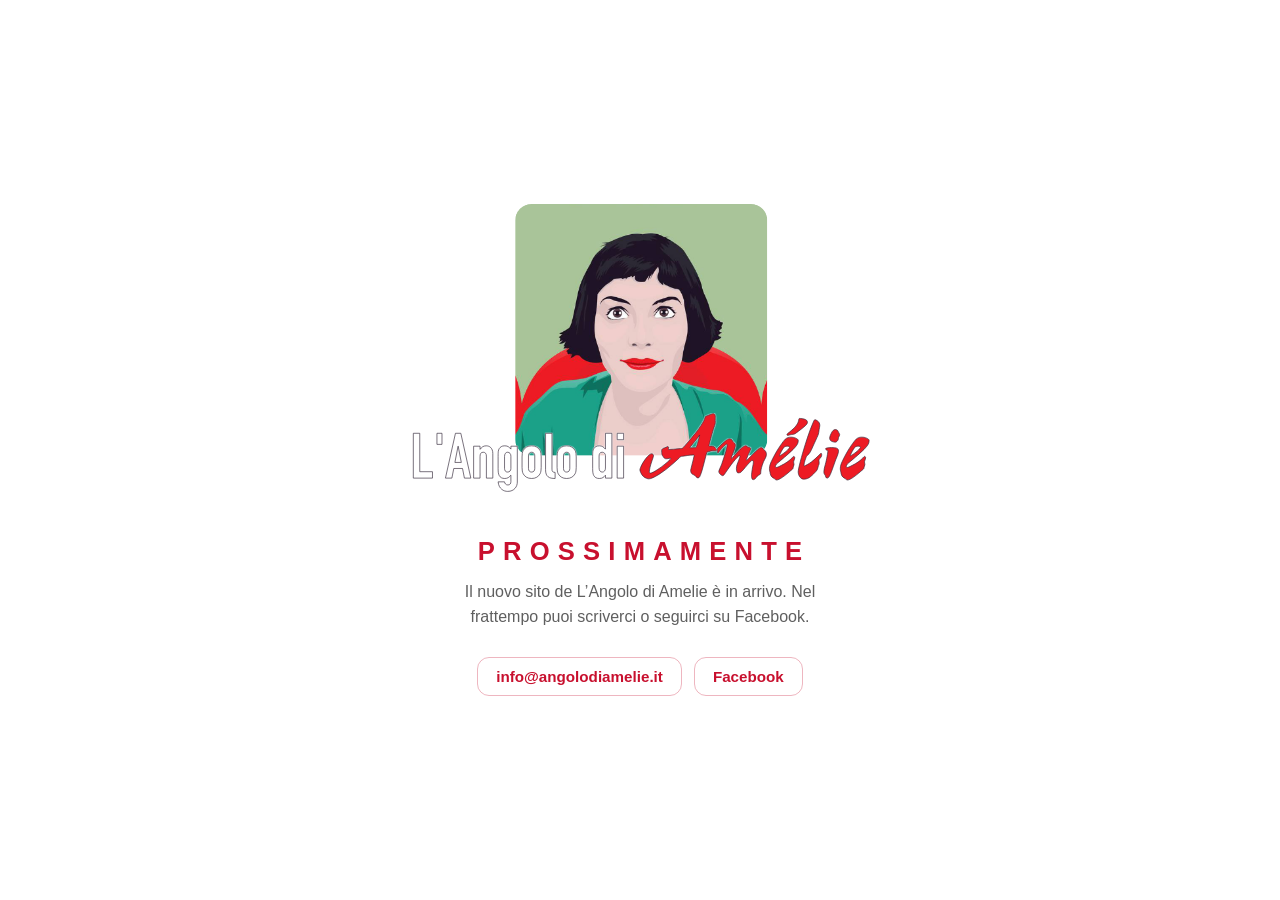
<file: index.html>
<!doctype html>
<html lang="it">
<head>
<meta charset="utf-8">
<meta name="viewport" content="width=device-width, initial-scale=1">
<!-- PAGINA TEMPORANEA "PROSSIMAMENTE".
     Il sito vero è in anteprima-smza67.html. Quando il sito diventa ufficiale:
     cancella questo file e rinomina anteprima-smza67.html in index.html (oppure chiedi a Claude). -->
<title>L'Angolo di Amelie — Prossimamente</title>
<meta name="description" content="L’Angolo di Amelie, associazione culturale di Monterotondo (RM). Il nuovo sito è in arrivo.">
<link rel="canonical" href="https://angolodiamelie.it/">
<meta property="og:type" content="website">
<meta property="og:locale" content="it_IT">
<meta property="og:site_name" content="L’Angolo di Amelie">
<meta property="og:title" content="L’Angolo di Amelie — Prossimamente">
<meta property="og:description" content="Il nuovo sito de L’Angolo di Amelie è in arrivo.">
<meta property="og:url" content="https://angolodiamelie.it/">
<meta property="og:image" content="https://angolodiamelie.it/anteprima-social.png">
<meta property="og:image:width" content="1200">
<meta property="og:image:height" content="630">
<link rel="icon" href="/favicon.ico?v=2" sizes="48x48">
<link rel="icon" type="image/png" sizes="192x192" href="/favicon-192.png?v=2">
<link rel="apple-touch-icon" href="L-angolo-di-Amelie_favicon.png?v=2">
<style>
:root{--rosso:#c8102e;--grigio:#5f5f5f;--font-dettagli:"Futura","Futura PT","Century Gothic","Avenir Next",Arial,sans-serif;}
*{box-sizing:border-box}
html,body{height:100%}
body{margin:0;background:#fff;color:#222;font-family:var(--font-dettagli);display:flex;align-items:center;justify-content:center;text-align:center;padding:24px 16px;}
main{width:100%;max-width:560px;animation:comparsa .5s cubic-bezier(.23,1,.32,1) both;}
.logo{display:block;width:min(100%,460px);height:auto;margin:0 auto 34px;}
h1{margin:0 0 14px;color:var(--rosso);font-size:clamp(1.2rem,4.5vw,1.6rem);font-weight:800;letter-spacing:.32em;text-transform:uppercase;padding-left:.32em;}
p{margin:0 auto 28px;max-width:420px;color:var(--grigio);line-height:1.55;font-size:1rem;}
.contatti{display:flex;flex-wrap:wrap;gap:12px;justify-content:center;}
.contatti a{color:var(--rosso);text-decoration:none;font-weight:700;font-size:.95rem;padding:10px 18px;border:1px solid rgba(200,16,46,.3);border-radius:12px;transition:background .2s ease,color .2s ease;}
.contatti a:hover,.contatti a:focus-visible{background:var(--rosso);color:#fff;outline:none;}
.contatti a{display:inline-block;transition:transform 160ms cubic-bezier(.23,1,.32,1),background .2s ease,color .2s ease;}
.contatti a:active{transform:scale(.97)}
@keyframes comparsa{from{opacity:0;transform:translateY(8px)}to{opacity:1;transform:none}}
@keyframes soloComparsa{from{opacity:0}}
@media (prefers-reduced-motion:reduce){main{animation-name:soloComparsa}}
</style>
</head>
<body>
<main>
  <img class="logo" src="L-angolo-di-Amelie_logo2.svg" alt="L’Angolo di Amelie" width="701" height="456">
  <h1>Prossimamente</h1>
  <p>Il nuovo sito de L’Angolo di Amelie è in arrivo. Nel frattempo puoi scriverci o seguirci su Facebook.</p>
  <div class="contatti">
    <a href="mailto:info@angolodiamelie.it">info@angolodiamelie.it</a>
    <a href="https://www.facebook.com/share/1EsXa52DvT/?mibextid=wwXIfr" target="_blank" rel="noopener">Facebook</a>
  </div>
</main>
</body>
</html>
</file>
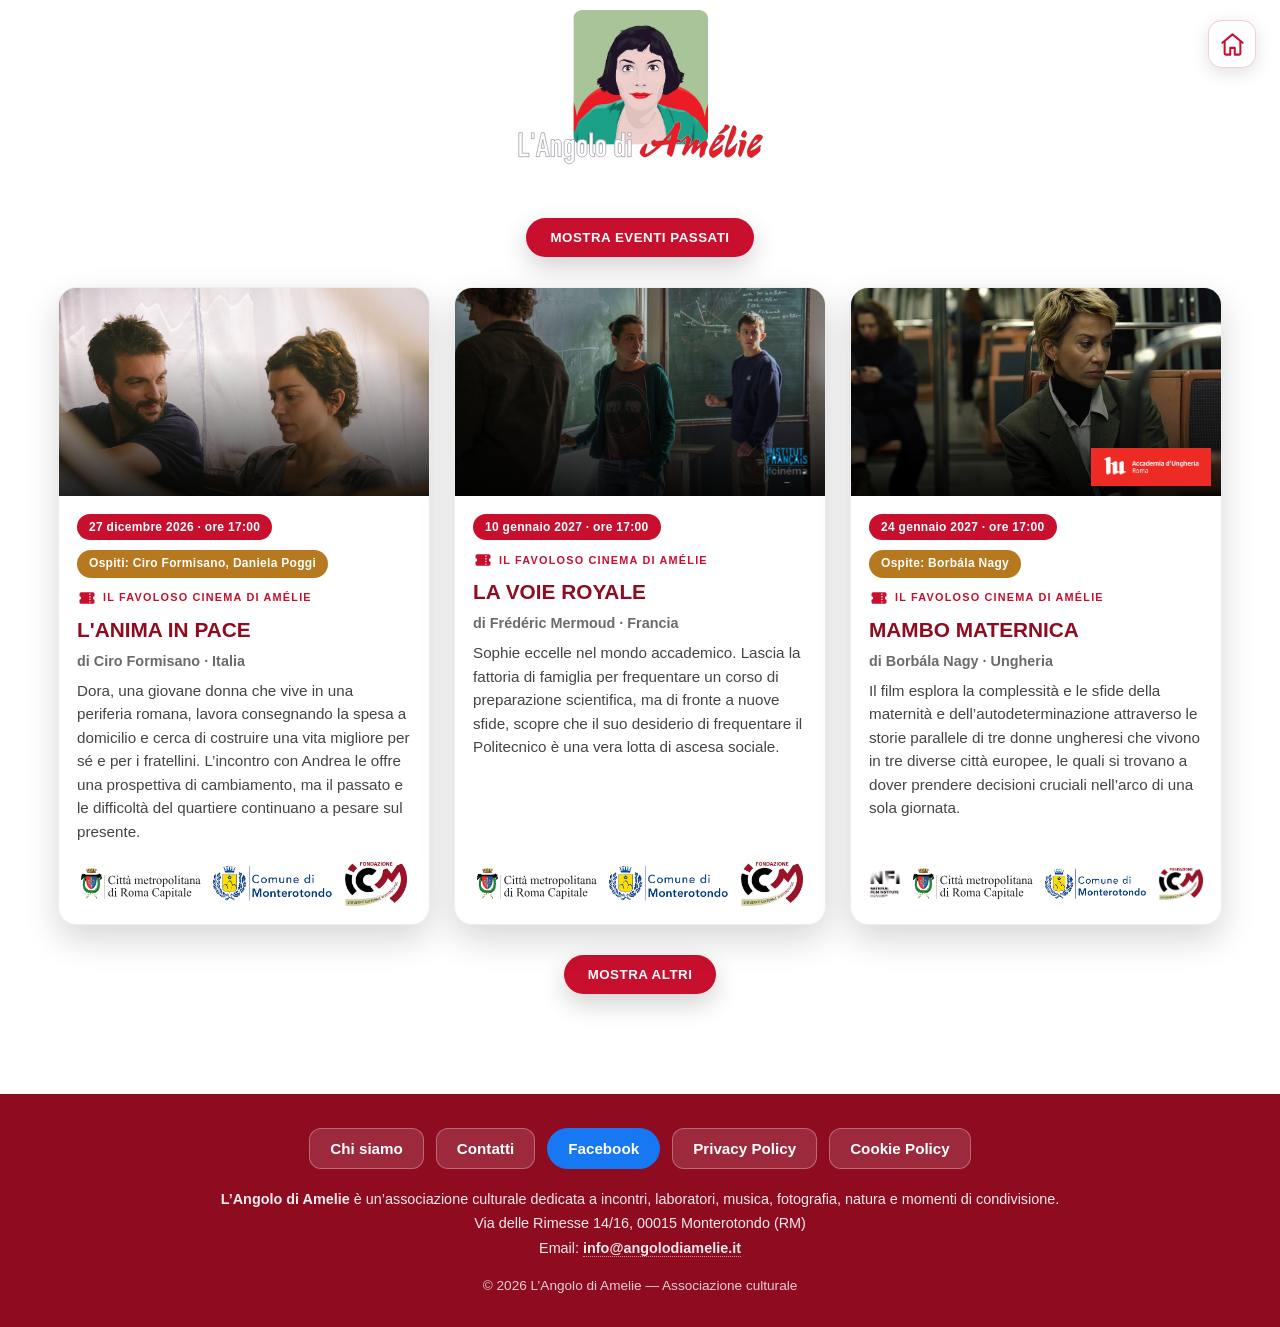
<file: eventi.html>
<!doctype html>
<html lang="it">
<head>
<meta charset="utf-8">
<meta name="robots" content="noindex, nofollow">
<meta name="viewport" content="width=device-width, initial-scale=1">
<title>Tutti gli eventi — L'Angolo di Amelie, Monterotondo</title>
<meta name="description" content="Calendario completo degli eventi de L’Angolo di Amelie a Monterotondo (RM): film con registi e ospiti, rassegne, concerti e concorsi di cortometraggi.">
<link rel="canonical" href="https://angolodiamelie.it/eventi.html">
<meta property="og:type" content="website">
<meta property="og:locale" content="it_IT">
<meta property="og:site_name" content="L’Angolo di Amelie">
<meta property="og:title" content="Tutti gli eventi — L’Angolo di Amelie">
<meta property="og:description" content="Film con ospiti, rassegne, concerti e concorsi di cortometraggi a Monterotondo.">
<meta property="og:url" content="https://angolodiamelie.it/eventi.html">
<meta property="og:image" content="https://angolodiamelie.it/anteprima-social.png">
<meta property="og:image:type" content="image/png">
<meta property="og:image:width" content="1200">
<meta property="og:image:height" content="630">
<meta property="og:image:alt" content="Logo L’Angolo di Amelie su fondo bianco">
<link rel="icon" href="/favicon.ico?v=2" sizes="48x48">
<link rel="icon" type="image/png" sizes="192x192" href="/favicon-192.png?v=2">
<link rel="apple-touch-icon" href="L-angolo-di-Amelie_favicon.png?v=2">
<link rel="stylesheet" href="comune.css?v=20261128d">
<style>
main{
  width:100%;
  max-width:1200px;
  margin:0 auto;
  padding:calc(clamp(160px, 12vw, 200px) + 28px) 18px 70px;
  flex:1;
}
.page-title{
  text-align:center;
  margin-bottom:30px;
}
.page-title h1{
  color:var(--rosso);
  margin:0 0 10px;
  font-size:clamp(26px,5vw,40px);
}
.page-title p{
  margin:0;
  color:var(--grigio);
}


.filtri{
  text-align:center;
  margin:30px 0;
}

.filtro-btn{
  background:var(--rosso);
  color:#fff;
  border:0;
  padding:12px 24px;
  border-radius:999px;
  font-weight:800;
  letter-spacing:.5px;
  text-transform:uppercase;
  cursor:pointer;
  box-shadow:0 10px 26px rgba(0,0,0,.18);
  transition:transform 160ms var(--ease-out),background-color .2s ease;
}

.filtro-btn:hover{
  background:var(--rosso-scuro);
}

@media(hover:hover) and (pointer:fine){
  .filtro-btn:hover{transform:translateY(-2px)}
}

.filtro-btn:active{
  transform:scale(.97);
}

/* Card aggiunte da "Mostra altri" / "Mostra eventi passati": salgono appena e compaiono.
   Solo "from": a fine animazione restano gli stili normali (es. l'opacità delle card passate) */
.evento-card.nuova{
  animation:comparsaEvento .3s var(--ease-out) var(--ritardo,0ms) backwards;
}
@keyframes comparsaEvento{
  from{opacity:0;transform:translateY(8px)}
}
@keyframes soloComparsaEvento{
  from{opacity:0}
}
@media(prefers-reduced-motion:reduce){
  .evento-card.nuova{animation:soloComparsaEvento .2s ease backwards}
}

@media(prefers-reduced-motion:reduce){
  .filtro-btn:hover{transform:none}
}


.eventi-grid{
  display:grid;
  grid-template-columns:repeat(auto-fit,minmax(280px,1fr));
  gap:24px;
}
.evento-card{
  position:relative;
  background:#fff;
  border:1px solid #eee;
  border-radius:18px;
  overflow:hidden;
  box-shadow:var(--ombra);
  display:flex;
  flex-direction:column;
}
.evento-poster{
  position:relative;
  aspect-ratio:16 / 9;
  background:#000;
  overflow:hidden;
}
.evento-poster img{
  width:100%;
  height:100%;
  object-fit:cover;
  display:block;
}
.card-slideshow{
  position:absolute;
  inset:0;
  overflow:hidden;
}
.card-slideshow img{
  position:absolute;
  inset:0;
  width:100%;
  height:100%;
  object-fit:cover;
  opacity:0;
  transition:opacity .8s ease;
}
.card-slideshow img.attivo{
  opacity:1;
}
.evento-poster::after{
  content:"";
  position:absolute;
  inset:0;
  background:linear-gradient(to top, rgba(0,0,0,.85) 0%, rgba(0,0,0,.35) 40%, rgba(0,0,0,0) 70%);
  z-index:2;
}
.card-supporto,.card-logo-alto{
  position:absolute;
  z-index:5;
  display:flex;
  align-items:center;
  gap:6px;
  max-width:45%;
}
.card-supporto{right:10px;bottom:10px;}
.card-logo-alto{left:10px;top:10px;}
.card-logo-alto img{max-height:44px;max-width:120px;object-fit:contain;display:block;}
.card-supporto img{
  max-height:44px;
  max-width:120px;
  object-fit:contain;
  display:block;
}
.evento-info{
  padding:18px;
  display:grid;
  gap:10px;
  justify-items:start;
}
.evento-data{
  width:max-content;
  background:var(--rosso);
  color:#fff;
  padding:6px 12px;
  border-radius:999px;
  font-size:.75rem;
  font-weight:800;
  letter-spacing:.3px;
}
.evento-ospiti{
  width:fit-content;
  max-width:100%;
  background:var(--ambra);
  color:#fff;
  padding:6px 12px;
  border-radius:999px;
  font-size:.75rem;
  font-weight:800;
  letter-spacing:.3px;
  line-height:1.3;
  white-space:normal;
  overflow-wrap:anywhere;
  word-break:break-word;
  text-align:left;
}
.evento-ospiti.multi{
  border-radius:12px;
  line-height:1.25;
}
.evento-card h3{
  margin:0;
  color:var(--rosso-scuro);
  font-size:1.3rem;
  line-height:1.2;
}
.evento-card .sottotitolo{
  margin:0;
  color:var(--grigio);
  font-size:.9rem;
  font-weight:700;
}
.evento-card .descrizione{
  margin:0;
  color:#444;
  font-size:.95rem;
  line-height:1.55;
}
.past{
  filter:grayscale(1);
  opacity:.8;
}

/* Loghi in fondo alla card: sempre centrati, con spazi uguali tra loro.
   Se non ci stanno si rimpiccioliscono invece di uscire dalla card. */
.evento-card .card-altri-loghi{
  position:absolute;
  left:18px;
  right:18px;
  bottom:18px;
  margin-top:0;
  width:auto;
  direction:ltr;
  overflow:hidden;
}

.evento-card:has(.card-altri-loghi) .evento-info{
  padding-bottom:80px;
}

.evento-card .card-altri-loghi .card-altri-loghi-fila{
  display:flex;
  flex-wrap:nowrap;
  align-items:center;
  justify-content:center;
  gap:12px;
  width:100%;
  min-width:0;
}

.evento-card .card-altri-loghi .card-altri-loghi-fila img{
  flex:0 1 auto;
  min-width:0;
  width:auto;
  height:44px;
  max-width:120px;
  object-fit:contain;
}




@media(max-width:760px){
  main{padding-top:calc(clamp(160px, 12vw, 200px) + 22px);}
}
@media(max-width:600px){
  .evento-info{
    padding:14px;
  }
  .evento-card h3{
    font-size:1.1rem;
  }
}
</style>
<script data-goatcounter="https://moondoglies.goatcounter.com/count" async src="https://gc.zgo.at/count.js"></script>
</head>
<body>
<header>
  <div class="header-inner">
    <div class="logo">
      <div class="logo-bg" id="logoBg" role="img" aria-label="L’Angolo di Amelie"></div>
    </div>
  </div>
  <a class="header-btn" href="anteprima-smza67.html" aria-label="Torna alla home" title="Torna alla home"><svg xmlns="http://www.w3.org/2000/svg" viewBox="0 0 24 24" fill="none" stroke="currentColor" stroke-width="1.8" stroke-linecap="round" stroke-linejoin="round" aria-hidden="true" focusable="false"><path d="M3 10.5 12 3l9 7.5"/><path d="M5 9.5V20a1 1 0 0 0 1 1h4v-6h4v6h4a1 1 0 0 0 1-1V9.5"/></svg></a>
</header>
<main>
  <h1 class="testo-nascosto">Tutti gli eventi de L’Angolo di Amelie</h1>
  <div class="filtri">
    <button id="btnPassati" class="filtro-btn" type="button" aria-expanded="false" aria-controls="eventiGrid">Mostra eventi passati</button>
  </div>
  <section class="eventi-grid" id="eventiGrid" aria-label="Eventi"></section>
  <div class="filtri" id="contenitoreAltriFuturi">
    <button id="btnAltriFuturi" class="filtro-btn" type="button">Mostra altri</button>
  </div>
  <div class="filtri" id="contenitoreAltriPassati" style="display:none">
    <button id="btnAltriPassati" class="filtro-btn" type="button">Mostra altri eventi passati</button>
  </div>
</main>
<footer></footer>
<script src="eventi.js?v=20261128d"></script>
<script src="comune.js?v=20261128d"></script>
<script>
const oggi=oggiMezzanotte();
const eventiOrdinati=[...eventi].sort(ordinaPerData);
const eventiFuturi=eventiOrdinati.filter(e=>dataLocale(e.data)>=oggi);
const eventiPassati=eventiOrdinati.filter(e=>dataLocale(e.data)<oggi).reverse();

const grid=document.getElementById('eventiGrid');
const btnPassati=document.getElementById('btnPassati');
const contenitoreAltriFuturi=document.getElementById('contenitoreAltriFuturi');
const contenitoreAltriPassati=document.getElementById('contenitoreAltriPassati');

let futuriVisibili=3;
let passatiVisibili=0;
const passo=3;

function creaCard(e){
  const past=dataLocale(e.data)<oggi;
  const titolo=escapeHtml(e.titolo);
  const sottotitolo=e.tipo==="film"
    ? `di ${e.regia} · ${e.paese}`
    : (e.tipo==="concorso" ? (e.sottotitolo || "Concorso di cortometraggi") : `Con ${e.artista}`);
  const nomiOspiti=e.ospiti ? e.ospiti.split(",").map(nome=>nome.trim()).filter(Boolean) : [];
  const etichettaOspiti=nomiOspiti.length===1 ? "Ospite" : "Ospiti";
  const ospiti=nomiOspiti.length ? `<span class="evento-ospiti">${etichettaOspiti}: ${escapeHtml(nomiOspiti.join(", "))}</span>` : "";
  const supporto=e.supporto ? `<div class="card-supporto"><img src="${escapeHtml(e.supporto)}" alt="Logo del sostenitore dell’evento"></div>` : "";
  const logoAlto=e.logoAlto ? `<div class="card-logo-alto"><img src="${escapeHtml(e.logoAlto)}" alt="Logo della rassegna"></div>` : "";
  const usaSlideshow=Array.isArray(e.immagini)&&e.immagini.length>1;
  const media=usaSlideshow
    ? `<div class="card-slideshow">${e.immagini.map((immagine,indice)=>`<img class="${indice===0?'attivo':''}" src="${escapeHtml(immagine)}" alt="${titolo}">`).join('')}</div>`
    : `<img src="${escapeHtml(e.immagine)}" alt="${titolo}">`;

  const card=document.createElement('article');
  card.className='evento-card'+(past?' past':'');
  card.innerHTML=`
    <div class="evento-poster">
      ${media}
      ${logoAlto}
      ${supporto}
    </div>
    <div class="evento-info">
      <span class="evento-data">${formattaData(e.data,escapeHtml(e.ora))}</span>
      ${ospiti}
      ${htmlRassegna(e)}
      <h3>${titolo}</h3>
      <p class="sottotitolo">${escapeHtml(sottotitolo)}</p>
      <p class="descrizione">${escapeHtml(e.descrizione || "La descrizione dell’evento sarà presto disponibile.")}</p>
    </div>
  `;
  aggiungiAltriLoghi(card.querySelector('.evento-info'),e);
  return card;
}

// Card già mostrate: quando l'elenco si allunga, entrano solo quelle nuove (le altre restano ferme)
let chiaviMostrate=null;
const chiaveEvento=e=>e.data+'|'+e.titolo;
function renderGrid(){
  const eventiVisibili=[
    ...eventiFuturi.slice(0,futuriVisibili),
    ...eventiPassati.slice(0,passatiVisibili)
  ].sort(ordinaPerData);
  grid.innerHTML='';
  // ritardi decrescenti per le prime tre, le altre arrivano con la terza
  const ritardi=[0,50,90];
  let nuove=0;
  eventiVisibili.forEach(e=>{
    const card=creaCard(e);
    if(chiaviMostrate && !chiaviMostrate.has(chiaveEvento(e))){
      card.classList.add('nuova');
      card.style.setProperty('--ritardo',ritardi[Math.min(nuove,ritardi.length-1)]+'ms');
      nuove++;
    }
    grid.appendChild(card);
  });
  chiaviMostrate=new Set(eventiVisibili.map(chiaveEvento));
  avviaSlideshow();
  aggiornaBadgeOspiti();
  contenitoreAltriFuturi.style.display=futuriVisibili<eventiFuturi.length ? 'block' : 'none';
  contenitoreAltriPassati.style.display=passatiVisibili>0 && passatiVisibili<eventiPassati.length ? 'block' : 'none';
}

// Fa andare a capo la riga degli ospiti quando è troppo lunga
function aggiornaBadgeOspiti(){
  document.querySelectorAll('.evento-ospiti').forEach(badge=>{
    badge.classList.toggle('multi',badge.getClientRects().length>1);
  });
}
window.addEventListener('resize',aggiornaBadgeOspiti);

// Slideshow con dissolvenza per le card con più immagini
let slideshowTimers=[];
function avviaSlideshow(){
  slideshowTimers.forEach(timer=>clearInterval(timer));
  slideshowTimers=[];
  document.querySelectorAll('.card-slideshow').forEach(slideshow=>{
    const immagini=[...slideshow.querySelectorAll('img')];
    if(immagini.length<2) return;
    let indiceAttivo=0;
    slideshowTimers.push(setInterval(()=>{
      immagini[indiceAttivo].classList.remove('attivo');
      indiceAttivo=(indiceAttivo+1)%immagini.length;
      immagini[indiceAttivo].classList.add('attivo');
    },4000));
  });
}

btnPassati.addEventListener('click',()=>{
  const mostra=passatiVisibili===0;
  passatiVisibili=mostra ? passo : 0;
  btnPassati.textContent=mostra ? 'Nascondi eventi passati' : 'Mostra eventi passati';
  btnPassati.setAttribute('aria-expanded',String(mostra));
  renderGrid();
});
document.getElementById('btnAltriFuturi').addEventListener('click',()=>{
  futuriVisibili=Math.min(futuriVisibili+passo,eventiFuturi.length);
  renderGrid();
});
document.getElementById('btnAltriPassati').addEventListener('click',()=>{
  passatiVisibili=Math.min(passatiVisibili+passo,eventiPassati.length);
  renderGrid();
});

renderGrid();
</script>
</body>
</html>
</file>
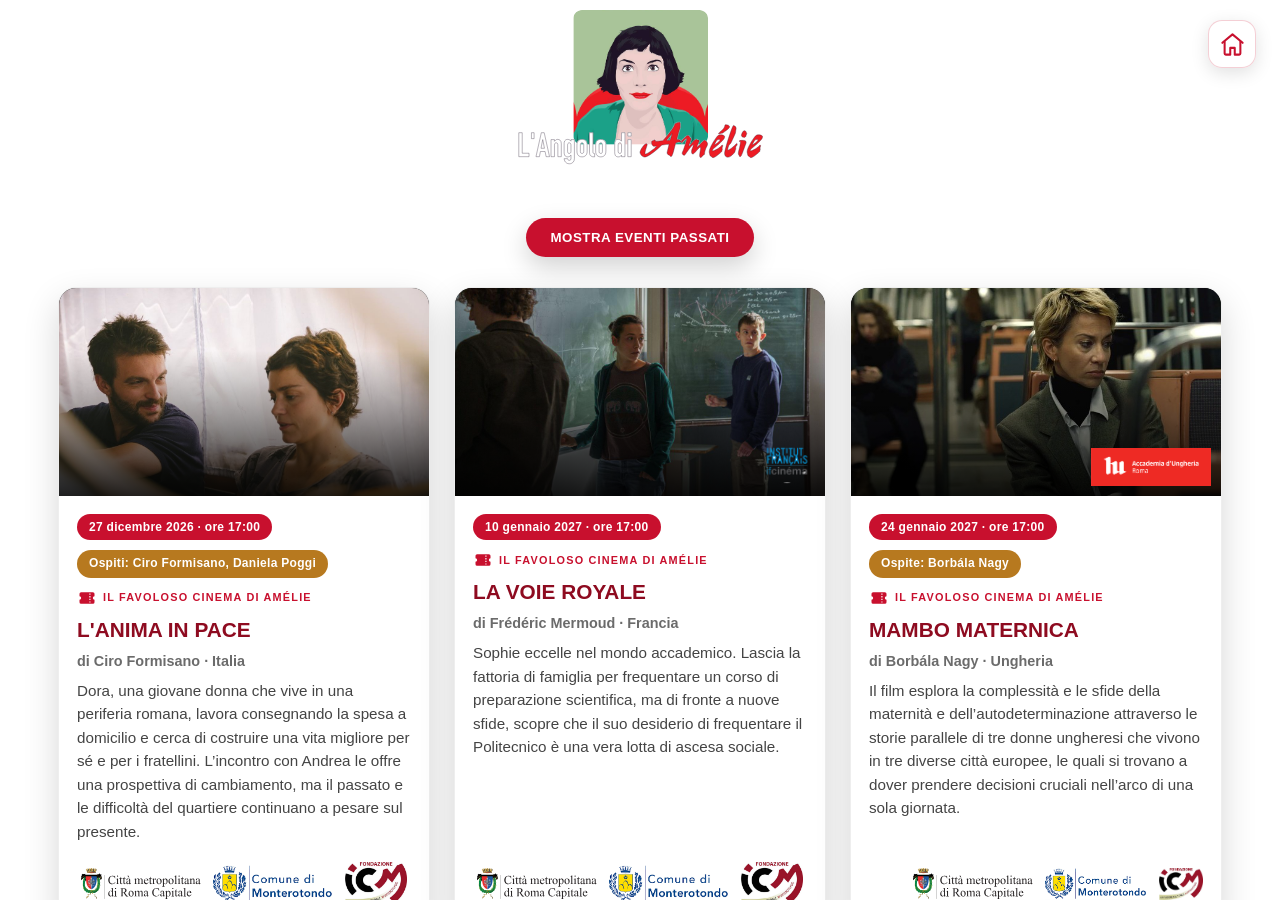
<file: programmazione.html>
<!doctype html>
<html lang="it">
<head>
<meta charset="utf-8">
<meta name="robots" content="noindex, nofollow">
<meta name="viewport" content="width=device-width, initial-scale=1">
<title>L'Angolo di Amelie — Programmazione completa</title>
<!-- Pagina sostituita da eventi.html: resta solo per non rompere i link già condivisi -->
<meta property="og:type" content="website">
<meta property="og:locale" content="it_IT">
<meta property="og:site_name" content="L’Angolo di Amelie">
<meta property="og:title" content="Programmazione completa — L’Angolo di Amelie">
<meta property="og:description" content="Scopri tutti gli eventi, le proiezioni e gli incontri in programma a L’Angolo di Amelie.">
<meta property="og:url" content="https://angolodiamelie.it/eventi.html">
<meta property="og:image" content="https://angolodiamelie.it/anteprima-social.png">
<meta property="og:image:type" content="image/png">
<meta property="og:image:width" content="1200">
<meta property="og:image:height" content="630">
<meta property="og:image:alt" content="Logo L’Angolo di Amelie su fondo bianco">
<link rel="canonical" href="https://angolodiamelie.it/eventi.html">
<meta http-equiv="refresh" content="0; url=eventi.html">
<link rel="icon" href="/favicon.ico?v=2" sizes="48x48">
<link rel="icon" type="image/png" sizes="192x192" href="/favicon-192.png?v=2">
</head>
<body>
<p><a href="eventi.html">Vai a tutti gli eventi</a></p>
</body>
</html>
</file>
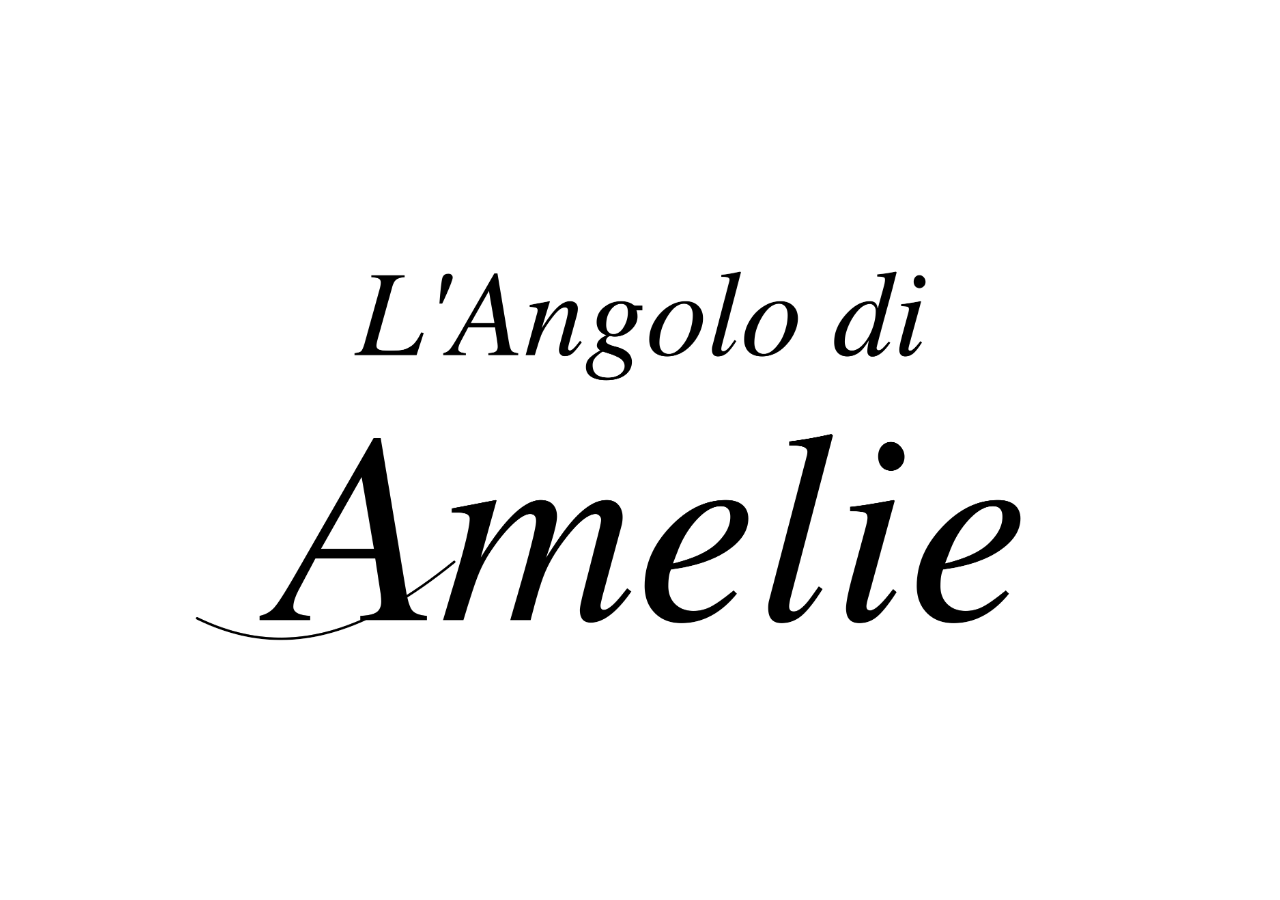
<file: test-logo.html>
<!-- Riavvio deploy Sito_V4 -->
<!doctype html>
<html lang="it">
<head>
<meta charset="utf-8">
<meta name="robots" content="noindex">
<meta name="viewport" content="width=device-width, initial-scale=1">
<title>Test logo</title>
<style>
body{margin:0;min-height:100vh;display:flex;align-items:center;justify-content:center;background:#fff}
img{max-width:80%;height:auto}
</style>
</head>
<body>
<img src="angolo_di_amelie.png" alt="L’Angolo di Amelie">
</body>
</html>
</file>
<file: comune.css>
/* Stili condivisi da tutte le pagine del sito */
:root{
  --logo-sito:url("L-angolo-di-Amelie_logo2.svg");
  --rosso:#c8102e;
  --rosso-scuro:#8e0b20;
  --ambra:#b7791f;
  --bianco:#fff;
  --testo:#262626;
  --grigio:#6b6b6b;
  --ombra:0 14px 35px rgba(0,0,0,.16);
  --font-titoli:"Helvetica", "Helvetica Neue", Arial, sans-serif;
  --font-dettagli:"Futura", "Futura PT", "Century Gothic", "Avenir Next", Arial, sans-serif;
  /* Curve di animazione condivise: ease-out per ciò che entra o risponde a un gesto, ease-in-out per ciò che si sposta */
  --ease-out:cubic-bezier(.23,1,.32,1);
  --ease-in-out:cubic-bezier(.77,0,.175,1);
}
*{box-sizing:border-box}
html{-webkit-text-size-adjust:100%;text-size-adjust:100%;}
body{margin:0;color:var(--testo);background:var(--bianco);font-family:var(--font-dettagli);min-height:100vh;display:flex;flex-direction:column;}
a{color:inherit;text-decoration:none}
button{font-family:var(--font-dettagli)}
h1,h2,h3{font-family:var(--font-titoli);}

/* Header con logo che sfuma allo scroll */
header{position:fixed;top:0;left:0;right:0;z-index:100;background:transparent;color:#fff;box-shadow:none;pointer-events:none;}
.header-inner{max-width:3840px;margin:auto;padding:10px 20px;display:flex;align-items:center;justify-content:center;gap:16px;}
.logo{flex:1;min-width:0;display:flex;align-items:center;justify-content:center;}
/* Logo unico per tutte le pagine (header e animazione di apertura): per cambiarlo modifica --logo-sito in :root */
.logo-bg{position:relative;width:100%;max-width:560px;height:clamp(160px, 12vw, 200px);background-image:var(--logo-sito);background-size:contain;background-repeat:no-repeat;background-position:center;opacity:1;transition:opacity .12s linear;will-change:opacity;}

@media(max-width:760px){.logo-bg{max-width:100%}}

/* Pulsante tondo in alto a destra (calendario in home, casa nella pagina eventi) */
.header-btn{position:absolute;top:calc(20px + env(safe-area-inset-top,0px));right:calc(24px + env(safe-area-inset-right,0px));width:48px;height:48px;display:flex;align-items:center;justify-content:center;pointer-events:auto;color:var(--rosso);background:rgba(255,255,255,.94);border:1px solid rgba(200,16,46,.2);border-radius:14px;box-shadow:0 5px 18px rgba(0,0,0,.12);transition:transform 160ms var(--ease-out),background-color .2s ease,color .2s ease}
.header-btn svg{width:27px;height:27px;display:block}
.header-btn:hover{background:var(--rosso);color:#fff}
@media(hover:hover) and (pointer:fine){.header-btn:hover{transform:translateY(-2px)}}
.header-btn:active{transform:scale(.97)}
.header-btn:focus-visible{outline:3px solid var(--rosso);outline-offset:4px}
body.card-aperta .header-btn{pointer-events:none}
@media(max-width:760px){.header-btn{top:calc(14px + env(safe-area-inset-top,0px));right:calc(14px + env(safe-area-inset-right,0px));width:44px;height:44px}}
@media(prefers-reduced-motion:reduce){.header-btn{transition:none}.header-btn:hover,.header-btn:active{transform:none}}

/* Footer */
footer{background:var(--rosso-scuro);color:#fff;padding:34px 20px;text-align:center;margin-top:auto;}
.footer-links{display:flex;justify-content:center;flex-wrap:wrap;gap:12px;margin-bottom:18px;}
.footer-links a,.footer-links button{font:inherit;font-family:var(--font-dettagli);color:#fff;background:rgba(255,255,255,.13);border:1px solid rgba(255,255,255,.3);padding:11px 20px;border-radius:12px;font-weight:700;font-size:.95rem;transition:transform 160ms var(--ease-out),background-color .2s ease,color .2s ease,border-color .2s ease;cursor:pointer;}
.footer-links a:hover,.footer-links button:hover{background:#fff;color:var(--rosso-scuro)}
.footer-links a:focus-visible,.footer-links button:focus-visible{outline:2px solid #fff;outline-offset:3px;}
.footer-info{font-size:.9rem;opacity:.92;line-height:1.7}
.footer-info a{border-bottom:1px dotted rgba(255,255,255,.6)}
.footer-copy{margin:18px 0 0;font-size:.85rem;opacity:.8}
.email-link{color:#fff;font-weight:700;border-bottom:1px dotted rgba(255,255,255,.6);}
.facebook-btn{background:#1877F2;color:#fff;border:1px solid #1877F2;border-radius:999px;padding:11px 20px;font-weight:700;display:inline-block;}
.facebook-btn:hover{background:#166fe5;color:#fff;border-color:#166fe5;}
.footer-links a.facebook-btn{background:#1877F2;color:#fff;border-color:#1877F2;border-radius:999px;}
.footer-links a.facebook-btn:hover{background:#166fe5;color:#fff;border-color:#166fe5;}
.legal-box a.facebook-btn{color:#fff;}
.contatti-riga{display:flex;align-items:center;gap:10px;flex-wrap:wrap;}
.seguici-su{color:var(--grigio);font-weight:400;}

/* Finestre: Chi siamo, Contatti, Privacy, Cookie */
.legal-overlay{position:fixed;inset:0;z-index:200;display:none;align-items:center;justify-content:center;padding:20px;background:rgba(0,0,0,.65);}
.legal-overlay.open{display:flex;}
.legal-box{position:relative;background:#fff;color:var(--testo);width:min(820px, 100%);max-height:82vh;overflow-y:auto;-webkit-overflow-scrolling:touch;border-radius:18px;padding:clamp(20px,4vw,36px);box-shadow:0 30px 80px rgba(0,0,0,.35);}
.legal-box h2{color:var(--rosso);margin:0 0 18px;font-size:clamp(22px,3.5vw,30px);}
.legal-box h3{color:var(--rosso-scuro);margin:22px 0 8px;font-size:1.1rem;}
.legal-box p,.legal-box li{font-size:.95rem;line-height:1.65;color:#444;}
.legal-box ul{padding-left:20px;margin:8px 0;}
.legal-box a{color:var(--rosso);font-weight:700;}
.legal-close-btn{position:absolute;top:12px;right:12px;width:38px;height:38px;border:0;border-radius:50%;background:var(--rosso);color:#fff;font-size:22px;font-weight:800;line-height:1;cursor:pointer;box-shadow:0 6px 18px rgba(0,0,0,.25);}
.legal-close-btn:hover{background:var(--rosso-scuro);}
.legal-close{margin-top:24px;background:var(--rosso);color:#fff;border:0;padding:12px 22px;border-radius:999px;font-weight:800;letter-spacing:.5px;text-transform:uppercase;cursor:pointer;}
.legal-close:hover{background:var(--rosso-scuro);}
.legal-box a.statuto-btn{display:inline-block;background:var(--rosso);color:#fff;padding:12px 24px;border-radius:999px;font-weight:800;}
.legal-box a.statuto-btn:hover{background:var(--rosso-scuro);}
/* Pressione: i pulsanti si abbassano appena, per confermare il tocco */
.footer-links a,.footer-links button,.facebook-btn,.legal-close,.legal-close-btn,.legal-box a.statuto-btn{transition:transform 160ms var(--ease-out),background-color .2s ease,color .2s ease,border-color .2s ease;}
.footer-links a:active,.footer-links button:active,.facebook-btn:active,.legal-close:active,.legal-close-btn:active,.legal-box a.statuto-btn:active{transform:scale(.97)}

/* Loghi aggiuntivi degli eventi (patrocini, partner) */
.card-altri-loghi{width:100%;max-width:100%;min-width:0;grid-column:1 / -1;margin-top:18px;overflow-x:auto;overscroll-behavior-x:contain;direction:rtl;-webkit-overflow-scrolling:touch;}
.card-altri-loghi-fila{display:flex;flex-wrap:nowrap;align-items:center;justify-content:flex-end;gap:12px;width:max-content;min-width:100%;direction:ltr;}
.card-altri-loghi-fila img{display:block;position:static;flex:0 0 auto;width:auto;height:44px;max-width:120px;object-fit:contain;transform:none;}
.card-altri-loghi:focus-visible{outline:2px solid var(--rosso);outline-offset:-2px;}

/* Rassegna: riga con icona del biglietto e nome, sopra il titolo della card.
   Il colore viene da coloriRassegne in eventi.js; senza colore si usa il rosso del sito. */
.riga-rassegna{display:inline-flex;align-items:center;gap:6px;margin:0;font-family:var(--font-dettagli);font-size:.68rem;font-weight:800;letter-spacing:1.2px;line-height:1.2;text-transform:uppercase;color:var(--scritta-rassegna,var(--rosso));}
.riga-rassegna svg{width:20px;height:20px;flex:none;display:block;}
.riga-rassegna .biglietto-forma{fill:var(--colore-rassegna,var(--rosso));}
.riga-rassegna .biglietto-perforazione{fill:none;stroke:#fff;stroke-width:1.4;stroke-dasharray:1.6 1.6;}
.testo-nascosto{position:absolute;width:1px;height:1px;margin:-1px;padding:0;overflow:hidden;clip:rect(0 0 0 0);white-space:nowrap;border:0;}

/* Finestre (Chi siamo, Contatti, Privacy, Cookie, Sostienici, scheda corso): come la card dell'evento,
   lo sfondo sfuma e il riquadro compare dal centro con un leggero ingrandimento; la chiusura è più rapida.
   @starting-style e allow-discrete animano anche il passaggio da display:none; dove non ci sono, le finestre restano istantanee. */
.legal-overlay,.dona-overlay,.course-info-overlay{opacity:0;transition:opacity .18s ease,display .18s allow-discrete,overlay .18s allow-discrete;}
.legal-overlay.open,.dona-overlay.aperta,.course-info-overlay{opacity:1;transition:opacity .2s ease,display .2s allow-discrete,overlay .2s allow-discrete;}
.legal-box,.dona-box,.course-info-modal{opacity:0;transform:scale(.97);transition:opacity .18s var(--ease-out),transform .18s var(--ease-out);}
.legal-overlay.open .legal-box,.dona-overlay.aperta .dona-box,.course-info-overlay .course-info-modal{opacity:1;transform:none;transition:opacity .25s var(--ease-out),transform .25s var(--ease-out);}
@starting-style{
  .legal-overlay.open,.dona-overlay.aperta,.course-info-overlay{opacity:0;}
  .legal-overlay.open .legal-box,.dona-overlay.aperta .dona-box,.course-info-overlay .course-info-modal{opacity:0;transform:scale(.96);}
}
/* La scheda del corso viene rimossa dal codice: prima esce con questa classe */
.course-info-overlay.in-chiusura{opacity:0;pointer-events:none;transition:opacity .18s ease;}
.course-info-overlay.in-chiusura .course-info-modal{opacity:0;transform:scale(.97);transition:opacity .18s var(--ease-out),transform .18s var(--ease-out);}
/* Chiusura con Esc: immediata */
.chiusura-istantanea,.chiusura-istantanea .legal-box,.chiusura-istantanea .dona-box{transition:none !important;}
@media(prefers-reduced-motion:reduce){
  .legal-box,.dona-box,.course-info-modal,.legal-overlay.open .legal-box,.dona-overlay.aperta .dona-box,.course-info-overlay .course-info-modal,.course-info-overlay.in-chiusura .course-info-modal{transform:none;}
  @starting-style{.legal-overlay.open .legal-box,.dona-overlay.aperta .dona-box,.course-info-overlay .course-info-modal{transform:none;}}
}
</file>
